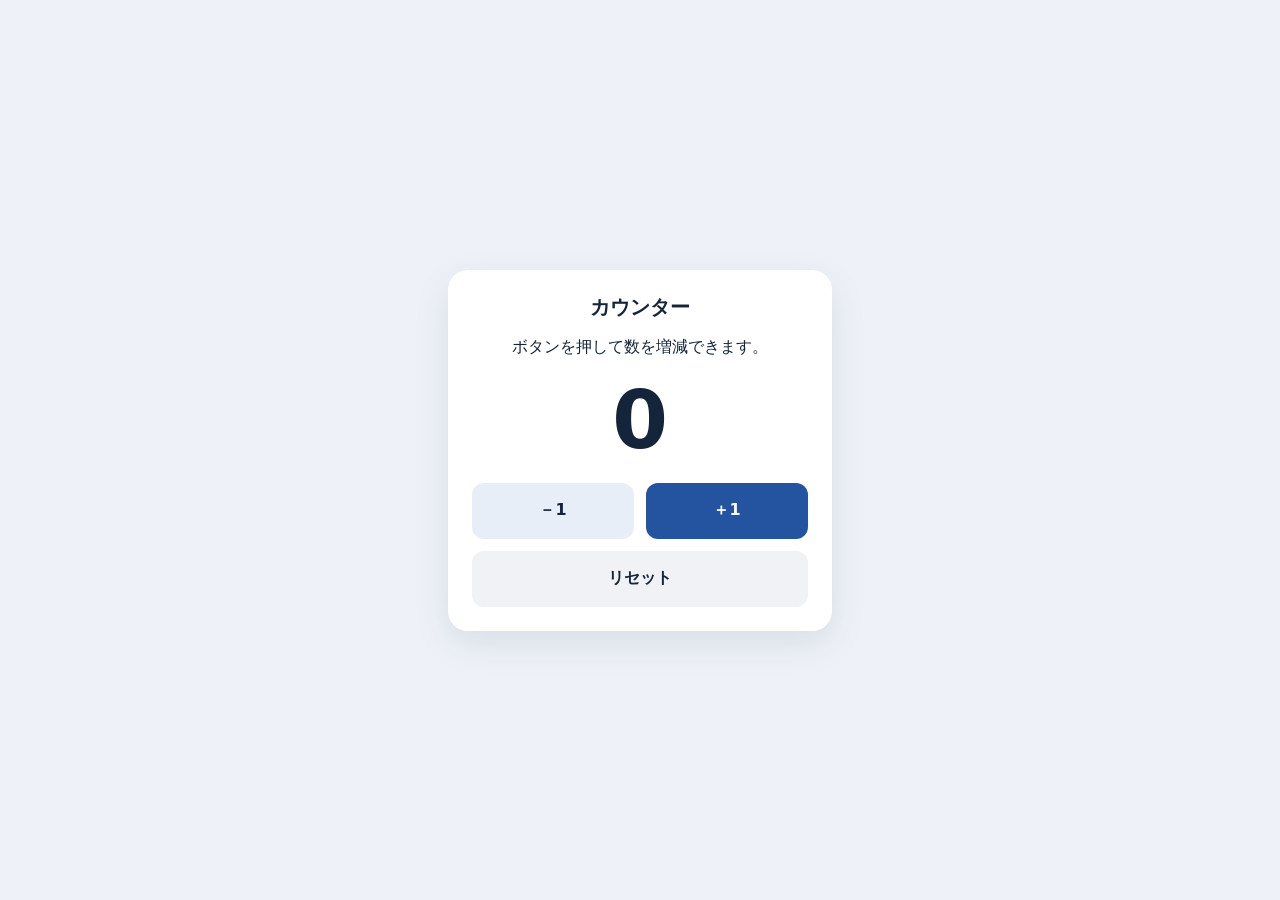
<file: apps/counter/index.html>
<!doctype html>
<html lang="ja">
<head>
  <meta charset="utf-8">
  <meta name="viewport" content="width=device-width, initial-scale=1">
  <meta name="theme-color" content="#2454a0">
  <link rel="manifest" href="./manifest.webmanifest">
  <link rel="apple-touch-icon" href="./icon-192.png">
  <title>カウンター</title>
  <style>
    * { box-sizing: border-box; }
    body {
      margin: 0;
      min-height: 100vh;
      display: grid;
      grid-template-columns: minmax(0, 1fr);
      place-items: center;
      padding: 1rem;
      background: #eef2f8;
      color: #14243b;
      font-family: system-ui, sans-serif;
    }
    main {
      width: min(100%, 24rem);
      padding: 1.5rem;
      border-radius: 1.25rem;
      background: #fff;
      box-shadow: 0 12px 36px #14243b19;
      text-align: center;
    }
    h1 { margin: 0; font-size: 1.25rem; }
    output {
      display: block;
      margin: 1rem 0;
      font-size: clamp(3rem, 15vw, 5rem);
      font-weight: 700;
      font-variant-numeric: tabular-nums;
      overflow-wrap: anywhere;
    }
    .controls {
      display: grid;
      grid-template-columns: repeat(2, minmax(0, 1fr));
      gap: .75rem;
    }
    button {
      min-height: 3.5rem;
      border: 0;
      border-radius: .75rem;
      background: #e7eef8;
      color: inherit;
      font: inherit;
      font-weight: 700;
      cursor: pointer;
    }
    button:focus-visible { outline: 3px solid #2454a0; outline-offset: 3px; }
    #increment { background: #2454a0; color: #fff; }
    #reset { grid-column: 1 / -1; background: #f0f2f5; }
    @media (max-width: 430px) {
      main { padding: 1.25rem 1rem; }
      .controls { gap: 1rem; }
      button { min-height: 4rem; }
      #decrement, #increment { font-size: 1.5rem; }
    }
  </style>
</head>
<body>
  <main>
    <h1>カウンター</h1>
    <p>ボタンを押して数を増減できます。</p>
    <output id="count" aria-label="カウント">0</output>
    <div class="controls">
      <button type="button" id="decrement">－1</button>
      <button type="button" id="increment">＋1</button>
      <button type="button" id="reset">リセット</button>
    </div>
  </main>
  <script>
    const countDisplay = document.querySelector('#count');
    let count = 0;

    function setCount(value) {
      count = value;
      countDisplay.value = String(count);
    }

    document.querySelector('#increment').addEventListener('click', () => setCount(count + 1));
    document.querySelector('#decrement').addEventListener('click', () => setCount(count - 1));
    document.querySelector('#reset').addEventListener('click', () => setCount(0));
    if ('serviceWorker' in navigator) {
      navigator.serviceWorker.register('./service-worker.js', { scope: './' })
        .catch((error) => console.warn('オフライン機能を有効にできませんでした。', error));
    }
  </script>
</body>
</html>
</file>
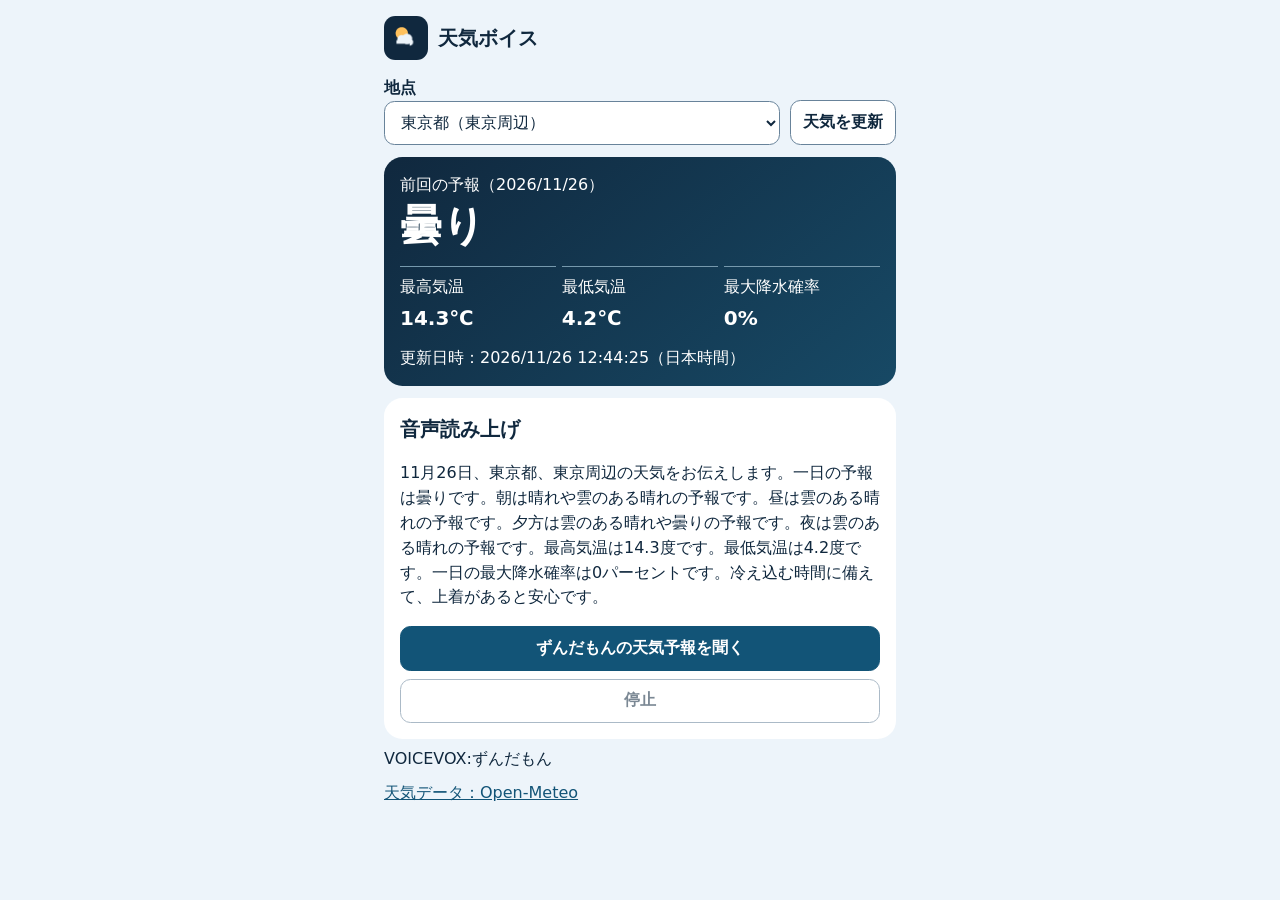
<file: apps/weather-voice/index.html>
<!doctype html>
<html lang="ja">
<head>
  <meta charset="utf-8">
  <meta name="viewport" content="width=device-width, initial-scale=1">
  <meta name="theme-color" content="#10283e">
  <title>今日の天気 | 天気ボイス</title>
  <link rel="manifest" href="./manifest.webmanifest">
  <link rel="apple-touch-icon" href="./icon-192.png">
  <link rel="stylesheet" href="./style.css">
  <script src="./forecast.js" defer></script>
  <script src="./app.js" defer></script>
</head>
<body>
  <main>
    <header><img src="./icon-192.png" width="44" height="44" alt=""><h1>天気ボイス</h1></header>
    <form id="location">
      <div><label for="city">地点</label>
        <select id="city"></select>
      </div>
      <button type="submit">天気を更新</button>
    </form>
    <p id="status" role="status"></p>
    <section class="forecast" aria-labelledby="heading">
      <p id="date">今日の天気</p>
      <h2 id="heading">天気情報なし</h2>
      <dl>
        <div><dt>最高気温</dt><dd id="high">—</dd></div>
        <div><dt>最低気温</dt><dd id="low">—</dd></div>
        <div><dt>最大降水確率</dt><dd id="rain">—</dd></div>
      </dl>
      <p id="timestamp" hidden></p>
    </section>
    <section class="voice" aria-labelledby="voice-heading">
      <h2 id="voice-heading">音声読み上げ</h2>
      <p id="speech-text">天気を取得すると読み上げ文が表示されます。</p>
      <button id="speak" disabled>ずんだもんの天気予報を聞く</button>
      <button id="stop" disabled>停止</button>
      <p id="speech-status" role="status" hidden></p>
    </section>
    <footer>VOICEVOX:ずんだもん<br><a href="https://open-meteo.com/">天気データ：Open-Meteo</a></footer>
  </main>
</body>
</html>
</file>
<file: apps/weather-voice/style.css>
* { box-sizing: border-box; }
body {
  margin: 0;
  background: #edf4fa;
  color: #10283e;
  font: 1rem/1.55 system-ui, sans-serif;
}
main { max-width: 34rem; margin: auto; padding: 1rem; }
header { display: flex; align-items: center; gap: .65rem; margin-bottom: 1rem; }
h1, .voice h2 { font-size: 1.25rem; margin: 0; }
header img { border-radius: .7rem; }
form { display: grid; grid-template-columns: minmax(0, 1fr) auto; gap: .65rem; align-items: end; }
label { display: block; font-weight: 650; }
button, select {
  min-height: 44px;
  min-width: 44px;
  border: 1px solid #68839a;
  border-radius: .65rem;
  padding: .55rem .75rem;
  color: inherit;
  background: white;
  font: inherit;
}
select { width: 100%; }
button { cursor: pointer; font-weight: 650; }
button:disabled { opacity: .55; cursor: default; }
:focus-visible { outline: 3px solid #c65817; outline-offset: 3px; }
#status { margin: .65rem 0; }
.forecast, .voice { padding: 1rem; border-radius: 1.15rem; overflow-wrap: anywhere; }
.forecast {
  margin-top: .75rem;
  color: white;
  background: linear-gradient(140deg, #10283e, #174965);
}
.forecast p { margin: 0; }
.forecast h2 { margin: .25rem 0 1rem; font-size: clamp(1.65rem, 8vw, 2.65rem); line-height: 1.15; }
dl { display: grid; grid-template-columns: repeat(3, minmax(0, 1fr)); gap: .35rem; margin: 0; }
dl div { border-top: 1px solid #7699ad; padding-top: .5rem; }
dd { margin: .15rem 0 0; font-size: 1.25rem; font-weight: 700; }
.forecast #timestamp { margin-top: .75rem; }
.voice { margin-top: .75rem; background: white; }
.voice button { width: 100%; }
#speak { background: #125477; color: white; border-color: #125477; }
#stop { margin-top: .5rem; }
footer { margin-top: .5rem; }
footer a { display: inline-flex; align-items: center; min-height: 44px; color: #125477; }
@media (max-width: 430px) {
  form { grid-template-columns: 1fr; }
}
</file>
